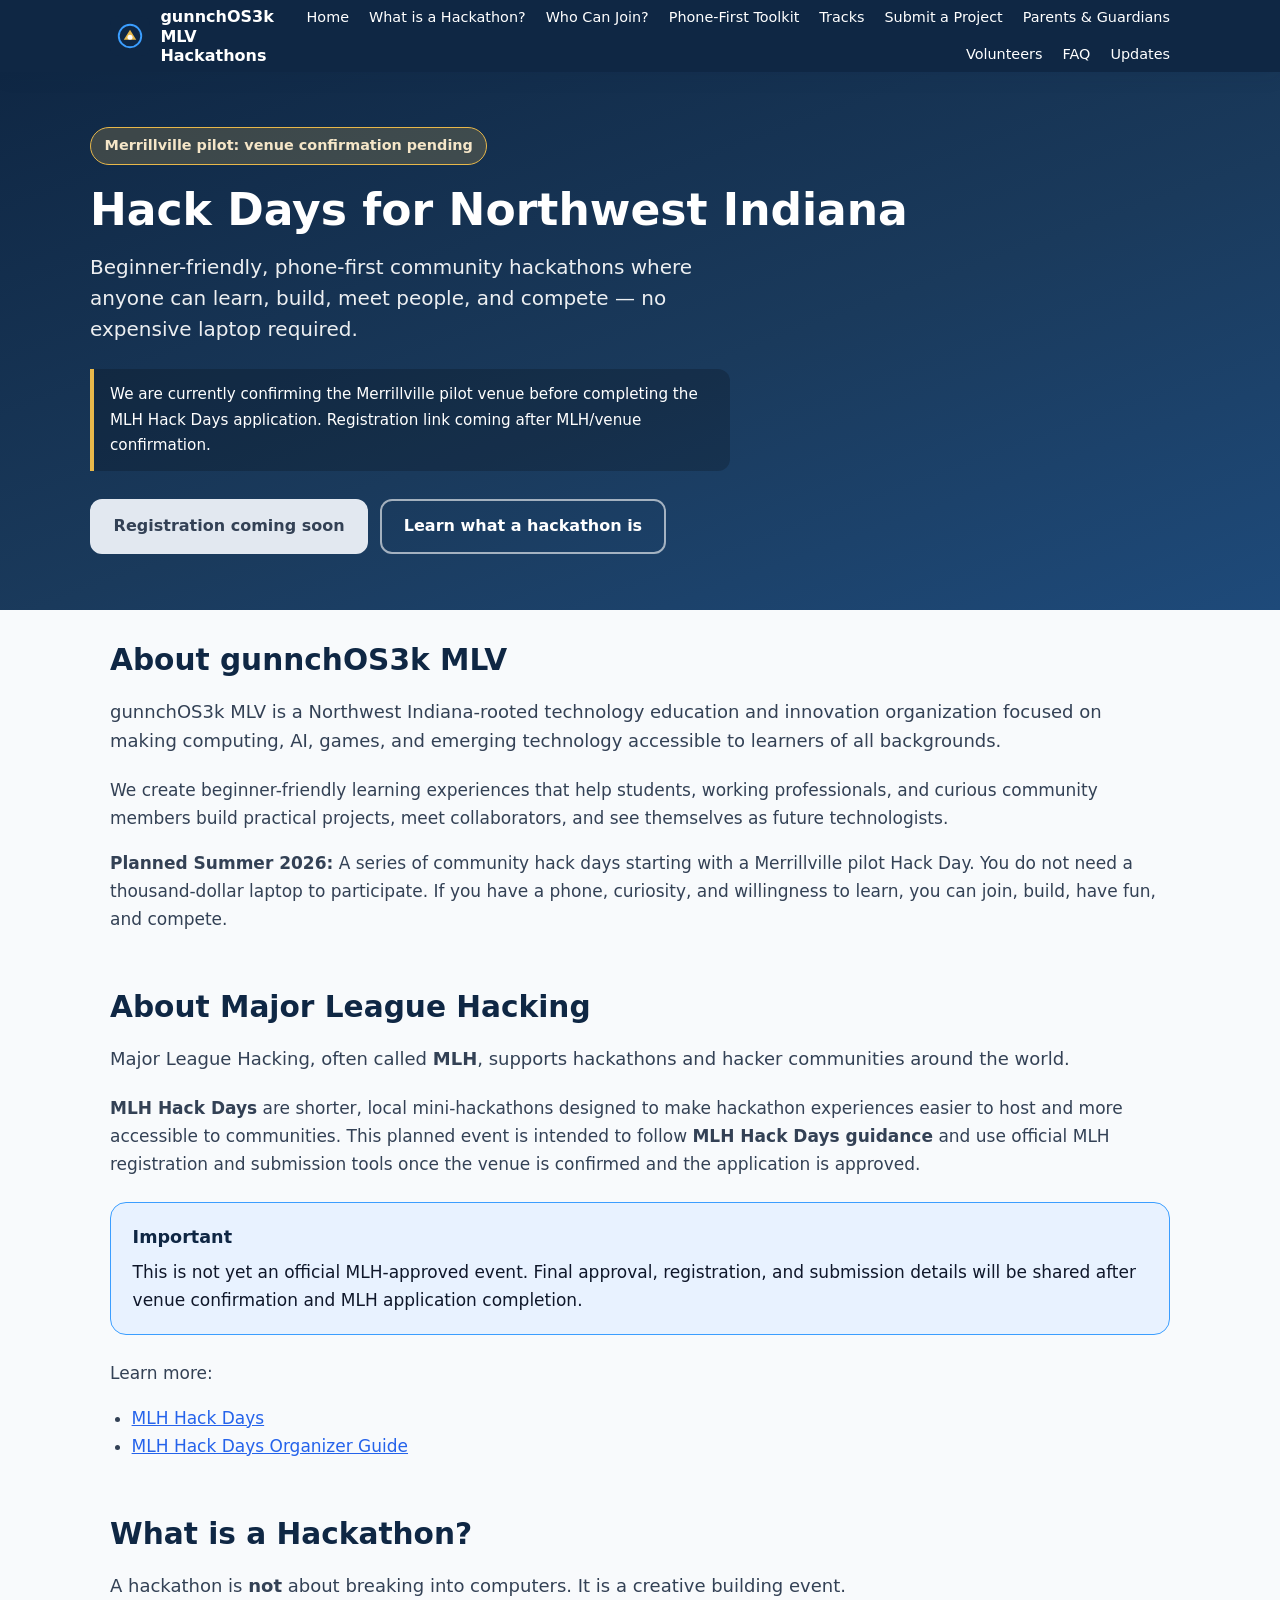
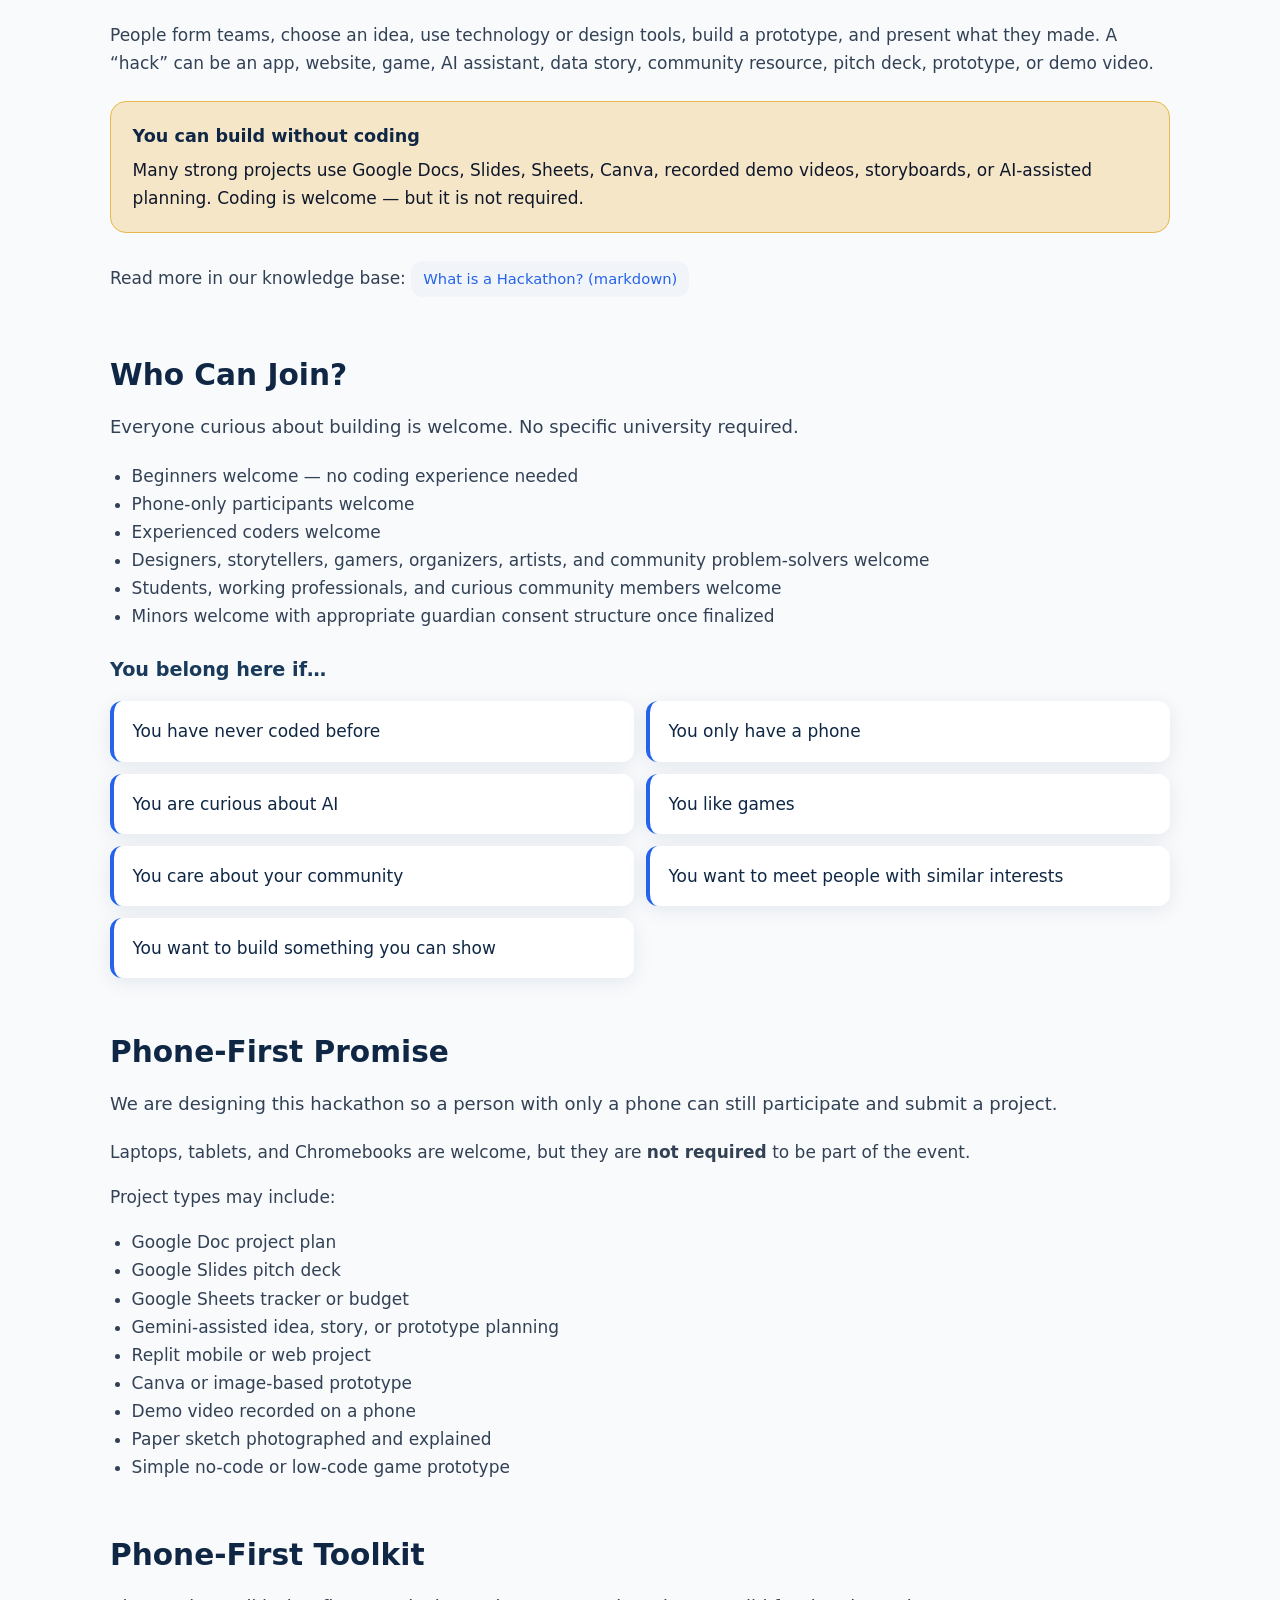
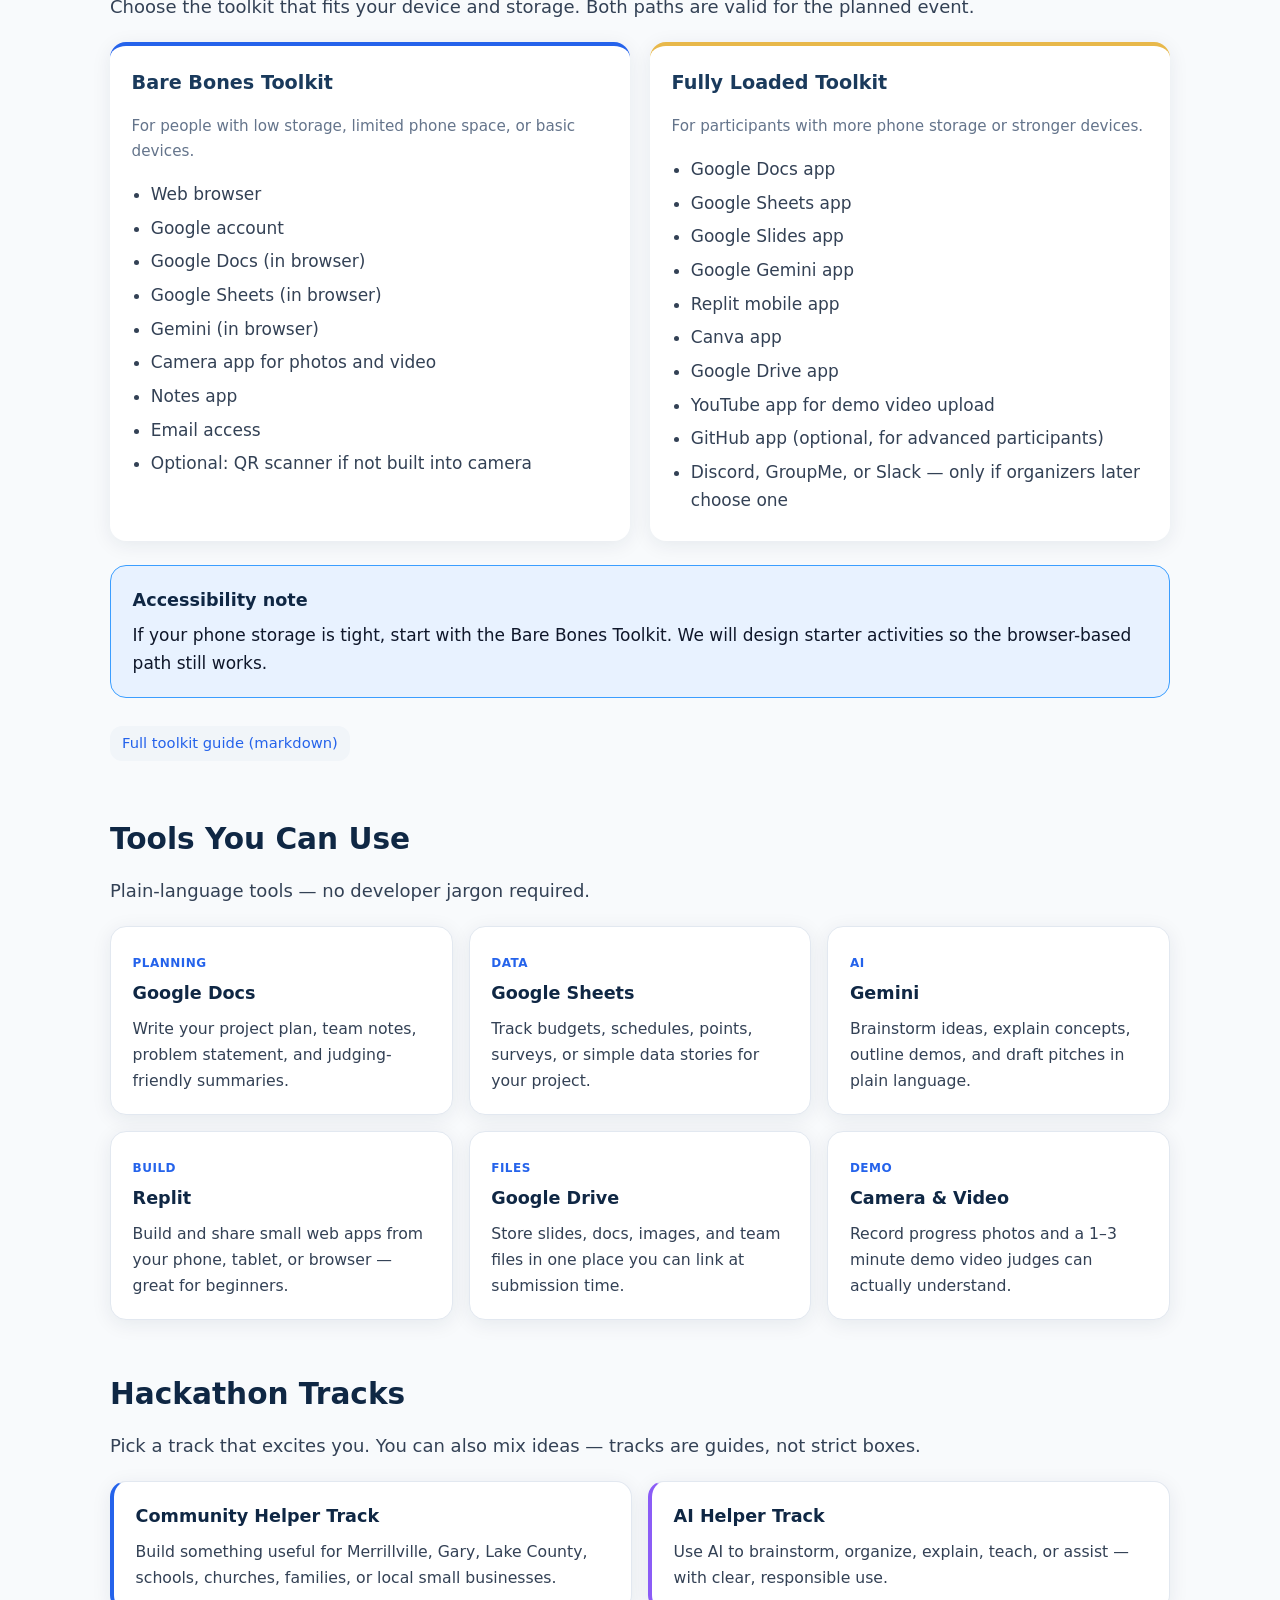
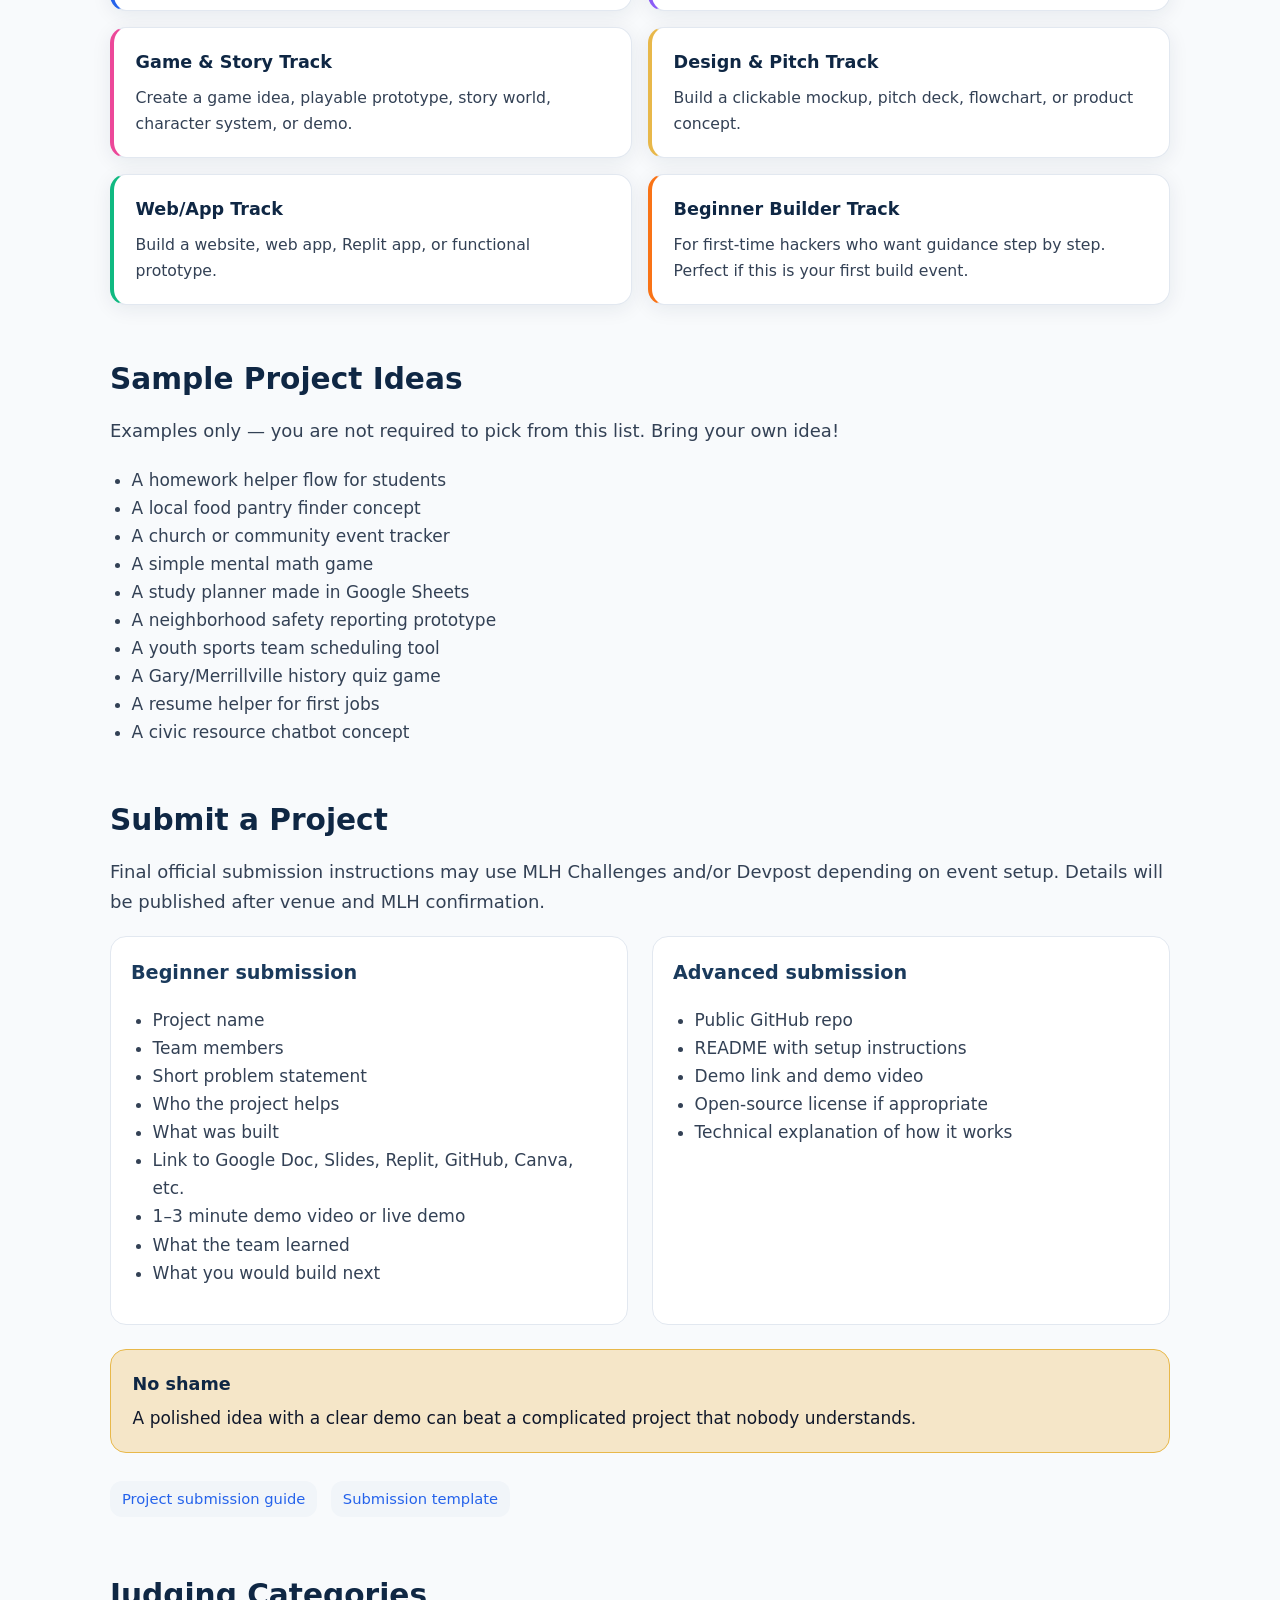
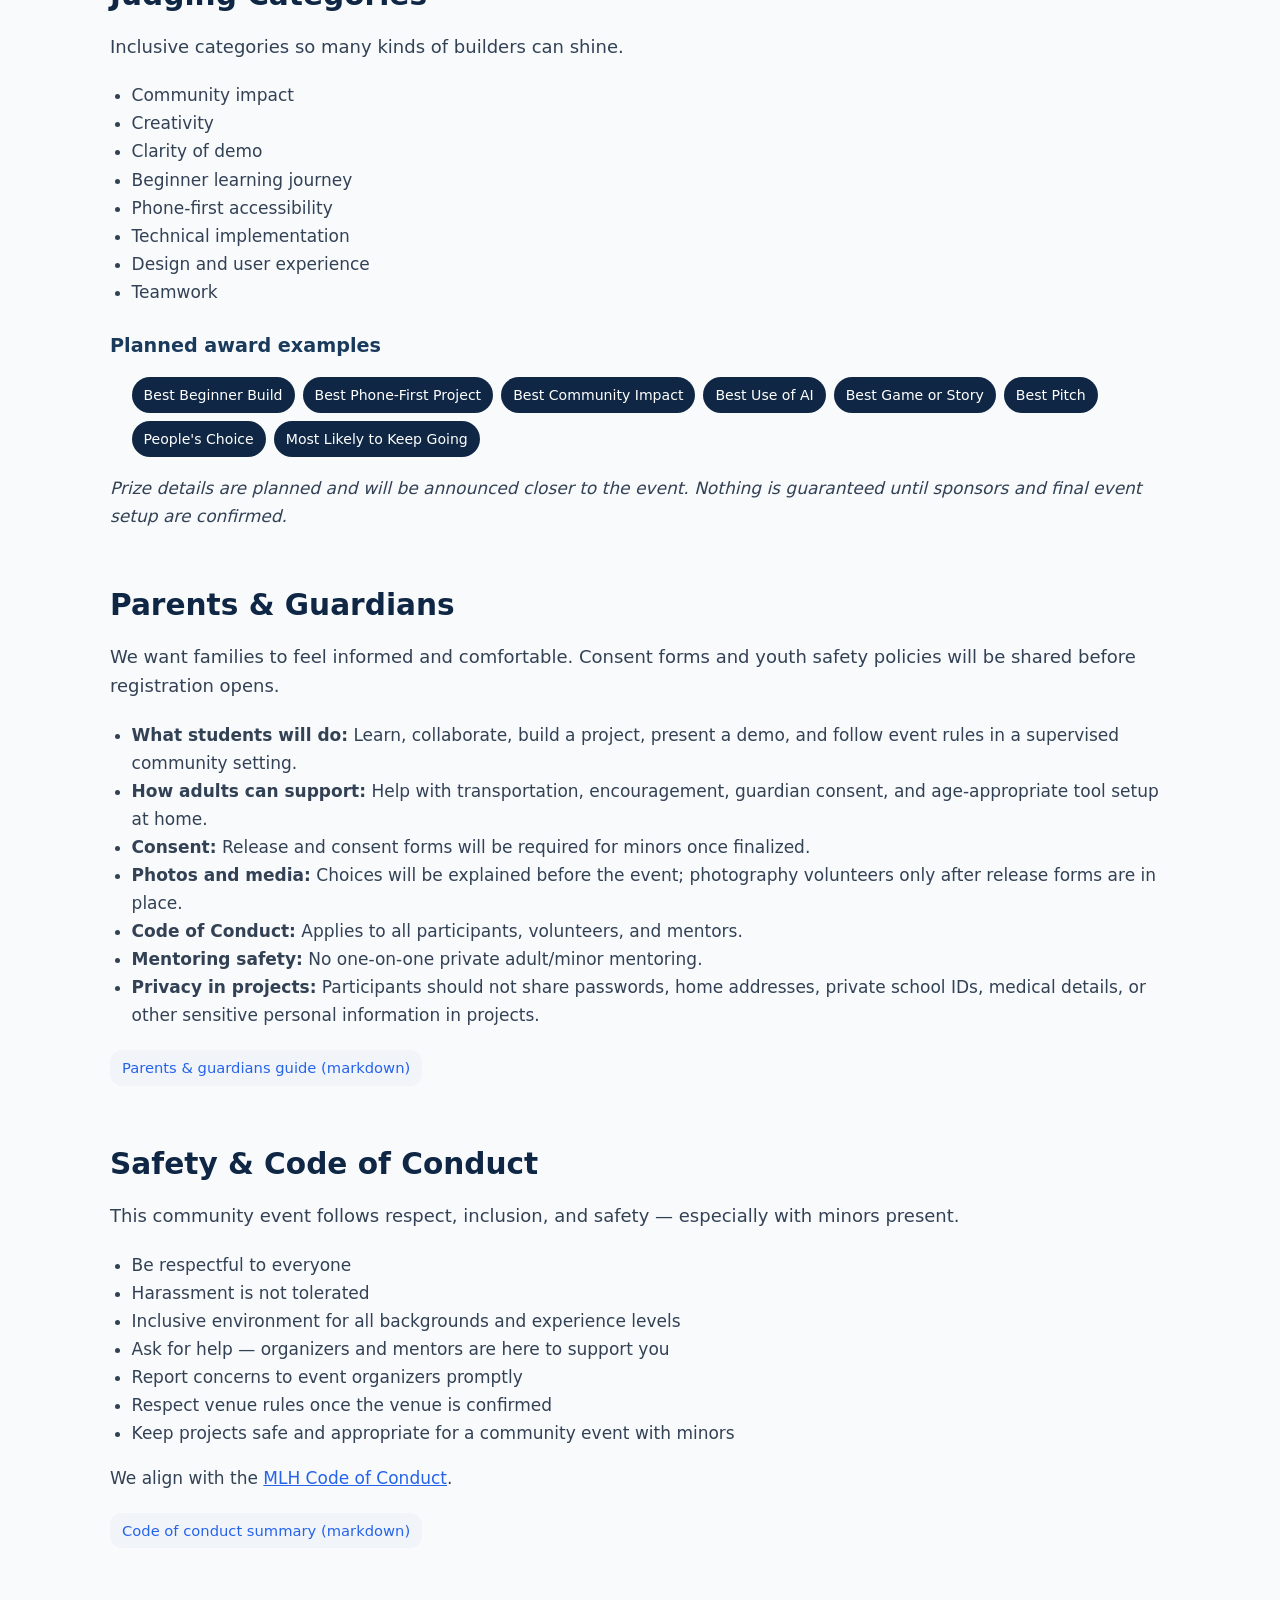
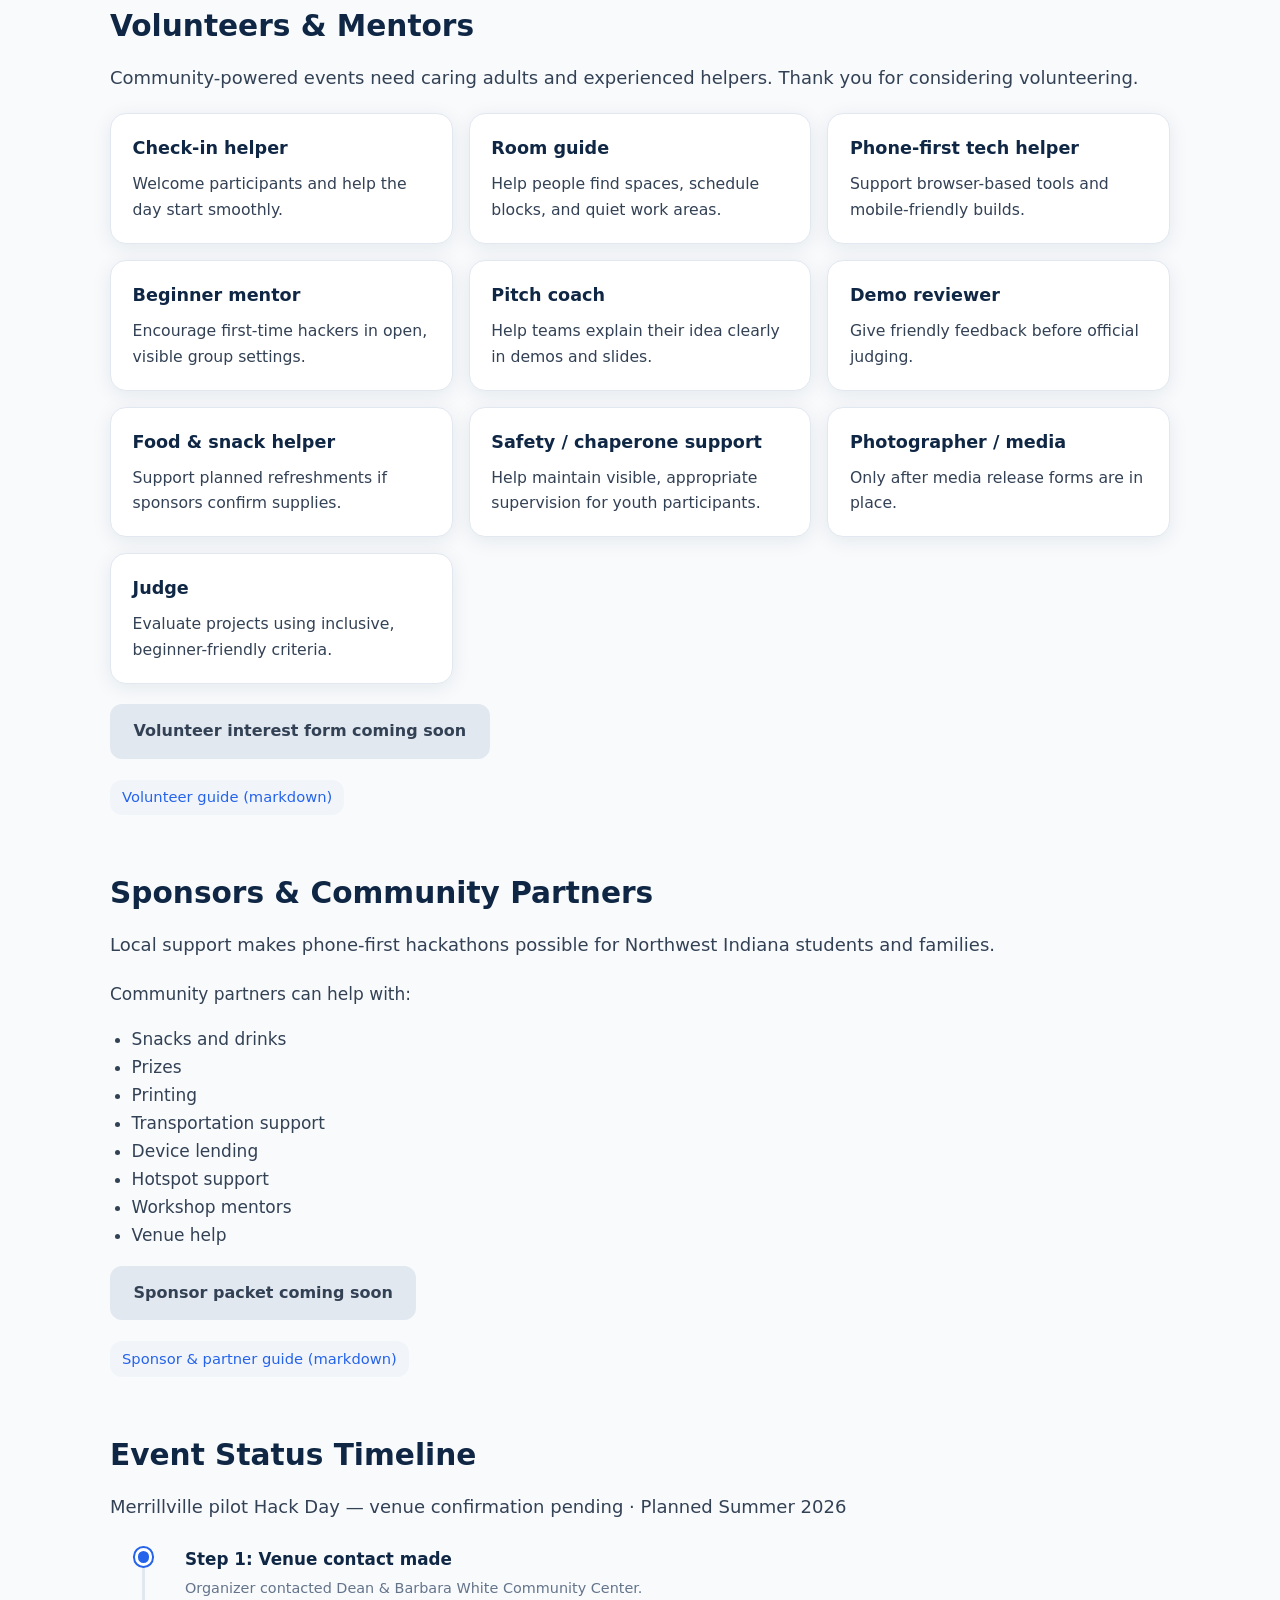
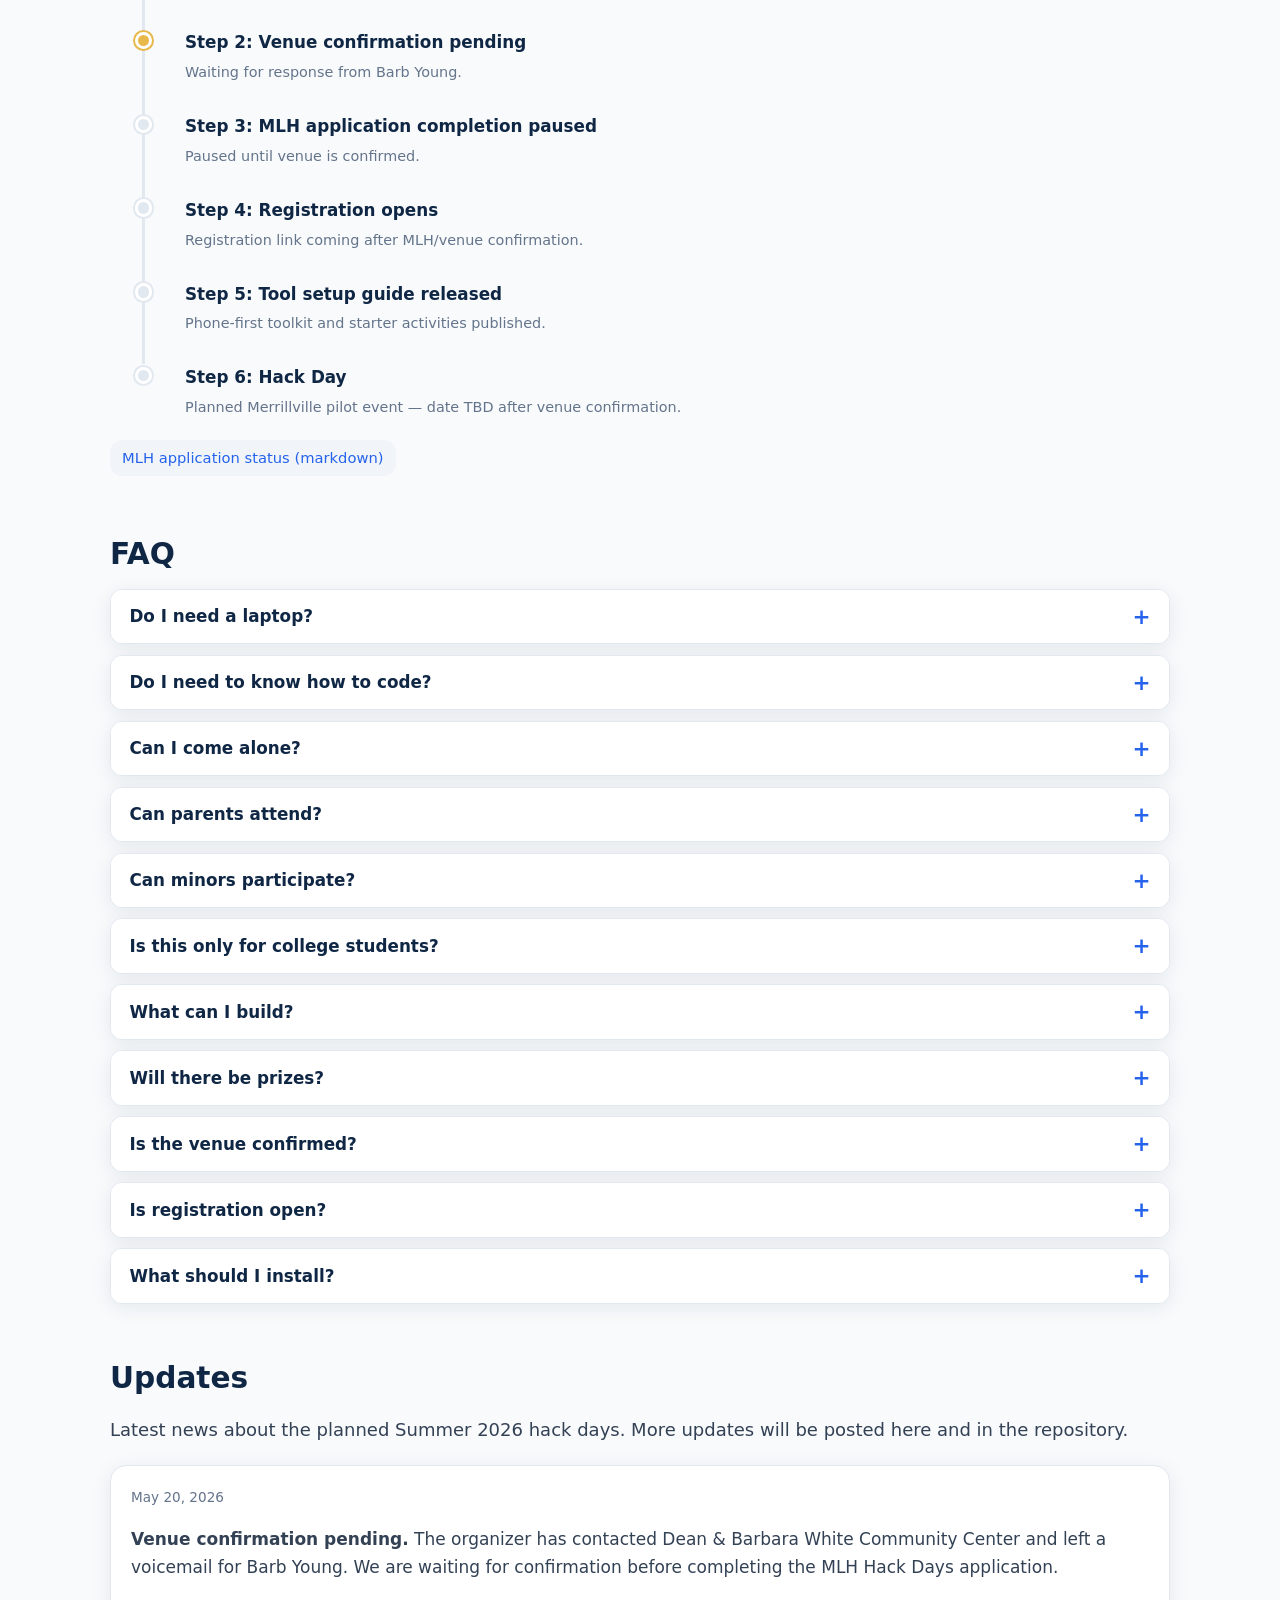
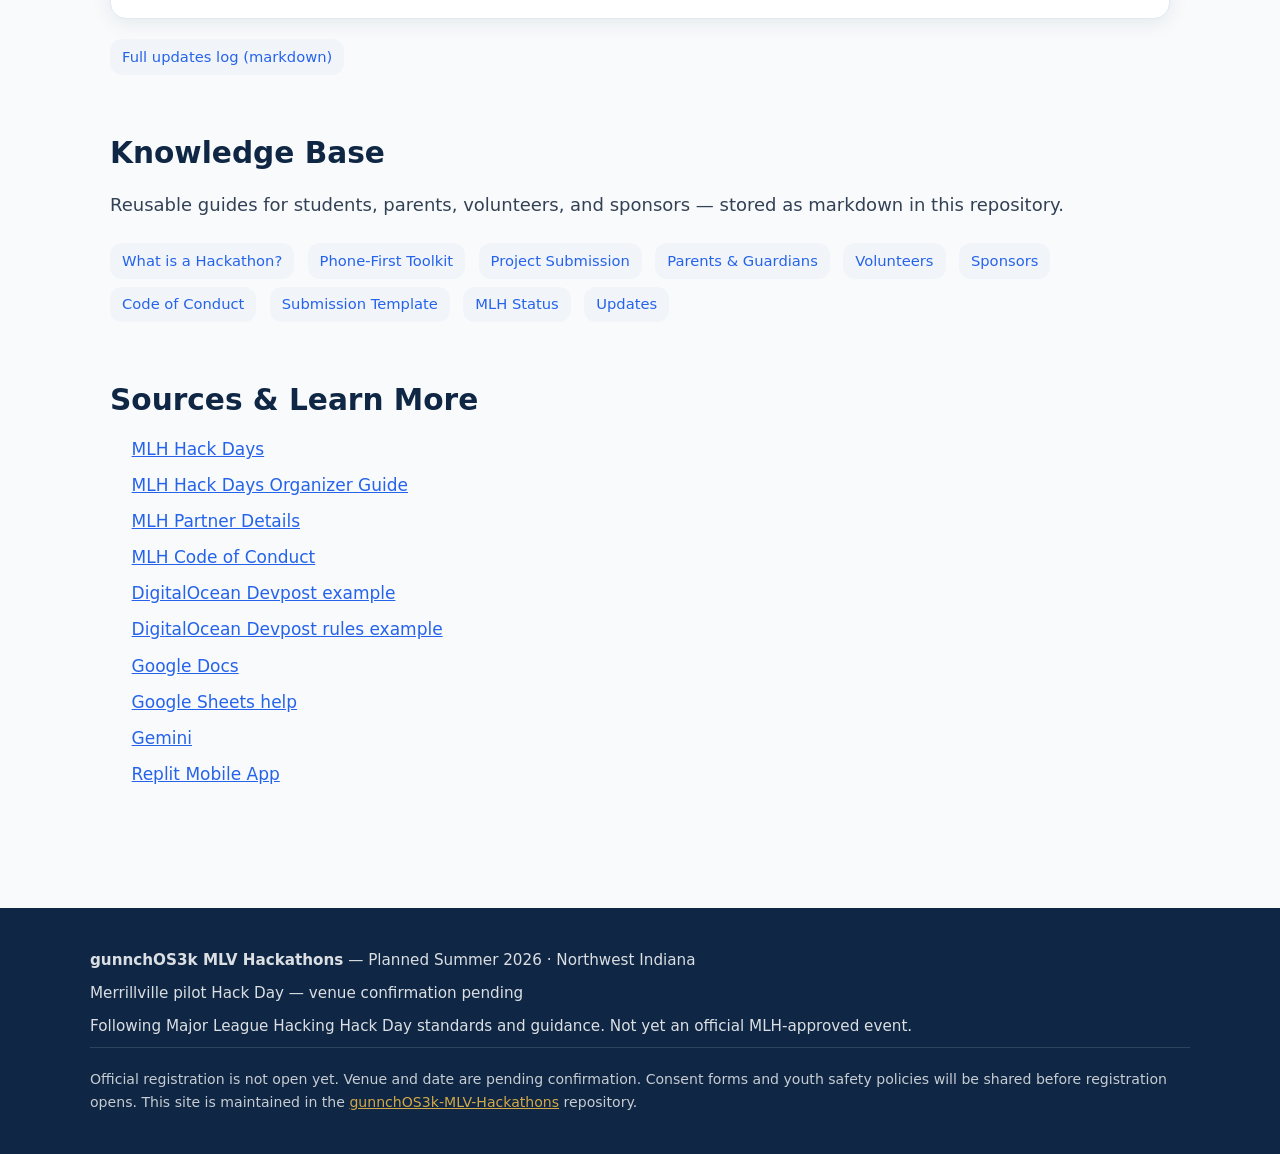
<file: docs/index.html>
<!DOCTYPE html>
<html lang="en">
<head>
  <meta charset="UTF-8">
  <meta name="viewport" content="width=device-width, initial-scale=1.0">
  <meta name="description" content="Planned Summer 2026 beginner-friendly, phone-first hackathons for Northwest Indiana. Merrillville pilot Hack Day — venue confirmation pending.">
  <title>gunnchOS3k MLV Hackathons — Hack Days for Northwest Indiana</title>
  <link rel="stylesheet" href="styles.css">
  <link rel="icon" href="assets/logo.svg" type="image/svg+xml">
</head>
<body>
  <a class="skip-link" href="#main">Skip to main content</a>

  <header class="site-header">
    <div class="header-inner">
      <a class="brand" href="#home">
        <img src="assets/logo.svg" width="40" height="40" alt="">
        <span>gunnchOS3k MLV Hackathons</span>
      </a>
      <button type="button" class="menu-toggle" id="menu-toggle" aria-expanded="false" aria-controls="site-nav" aria-label="Open navigation menu">
        <span></span>
        <span></span>
        <span></span>
      </button>
      <nav class="site-nav" id="site-nav" aria-label="Main navigation">
        <ul>
          <li><a href="#home">Home</a></li>
          <li><a href="#what-is-hackathon">What is a Hackathon?</a></li>
          <li><a href="#who-can-join">Who Can Join?</a></li>
          <li><a href="#phone-first">Phone-First Toolkit</a></li>
          <li><a href="#tracks">Tracks</a></li>
          <li><a href="#submit">Submit a Project</a></li>
          <li><a href="#parents">Parents &amp; Guardians</a></li>
          <li><a href="#volunteers">Volunteers</a></li>
          <li><a href="#faq">FAQ</a></li>
          <li><a href="#updates">Updates</a></li>
        </ul>
      </nav>
    </div>
  </header>

  <section class="hero" id="home">
    <div class="hero-inner">
      <p class="status-badge" role="status">Merrillville pilot: venue confirmation pending</p>
      <h1>Hack Days for Northwest Indiana</h1>
      <p class="subhead">Beginner-friendly, phone-first community hackathons where anyone can learn, build, meet people, and compete — no expensive laptop required.</p>
      <p class="hero-note">We are currently confirming the Merrillville pilot venue before completing the MLH Hack Days application. Registration link coming after MLH/venue confirmation.</p>
      <div class="hero-actions">
        <span class="btn btn-primary btn-disabled" aria-disabled="true">Registration coming soon</span>
        <a class="btn btn-secondary" href="#what-is-hackathon">Learn what a hackathon is</a>
      </div>
    </div>
  </section>

  <main id="main">
    <section class="section" id="about-mlv">
      <h2>About gunnchOS3k MLV</h2>
      <p class="lead">gunnchOS3k MLV is a Northwest Indiana-rooted technology education and innovation organization focused on making computing, AI, games, and emerging technology accessible to learners of all backgrounds.</p>
      <p>We create beginner-friendly learning experiences that help students, working professionals, and curious community members build practical projects, meet collaborators, and see themselves as future technologists.</p>
      <p><strong>Planned Summer 2026:</strong> A series of community hack days starting with a Merrillville pilot Hack Day. You do not need a thousand-dollar laptop to participate. If you have a phone, curiosity, and willingness to learn, you can join, build, have fun, and compete.</p>
    </section>

    <section class="section" id="about-mlh">
      <h2>About Major League Hacking</h2>
      <p class="lead">Major League Hacking, often called <strong>MLH</strong>, supports hackathons and hacker communities around the world.</p>
      <p><strong>MLH Hack Days</strong> are shorter, local mini-hackathons designed to make hackathon experiences easier to host and more accessible to communities. This planned event is intended to follow <strong>MLH Hack Days guidance</strong> and use official MLH registration and submission tools once the venue is confirmed and the application is approved.</p>
      <div class="callout callout-info">
        <strong>Important</strong>
        This is not yet an official MLH-approved event. Final approval, registration, and submission details will be shared after venue confirmation and MLH application completion.
      </div>
      <p>Learn more:</p>
      <ul>
        <li><a href="https://www.mlh.com/hack-days" target="_blank" rel="noopener noreferrer">MLH Hack Days</a></li>
        <li><a href="https://mlh.gitbook.io/hack-days" target="_blank" rel="noopener noreferrer">MLH Hack Days Organizer Guide</a></li>
      </ul>
    </section>

    <section class="section" id="what-is-hackathon">
      <h2>What is a Hackathon?</h2>
      <p class="lead">A hackathon is <strong>not</strong> about breaking into computers. It is a creative building event.</p>
      <p>People form teams, choose an idea, use technology or design tools, build a prototype, and present what they made. A “hack” can be an app, website, game, AI assistant, data story, community resource, pitch deck, prototype, or demo video.</p>
      <div class="callout">
        <strong>You can build without coding</strong>
        Many strong projects use Google Docs, Slides, Sheets, Canva, recorded demo videos, storyboards, or AI-assisted planning. Coding is welcome — but it is not required.
      </div>
      <p class="kb-links">Read more in our knowledge base: <a href="https://github.com/gunnchOS3k/gunnchOS3k-MLV-Hackathons/blob/main/resources/what-is-a-hackathon.md">What is a Hackathon? (markdown)</a></p>
    </section>

    <section class="section" id="who-can-join">
      <h2>Who Can Join?</h2>
      <p class="lead">Everyone curious about building is welcome. No specific university required.</p>
      <ul>
        <li>Beginners welcome — no coding experience needed</li>
        <li>Phone-only participants welcome</li>
        <li>Experienced coders welcome</li>
        <li>Designers, storytellers, gamers, organizers, artists, and community problem-solvers welcome</li>
        <li>Students, working professionals, and curious community members welcome</li>
        <li>Minors welcome with appropriate guardian consent structure once finalized</li>
      </ul>
      <h3>You belong here if…</h3>
      <div class="belong-grid">
        <div class="belong-item">You have never coded before</div>
        <div class="belong-item">You only have a phone</div>
        <div class="belong-item">You are curious about AI</div>
        <div class="belong-item">You like games</div>
        <div class="belong-item">You care about your community</div>
        <div class="belong-item">You want to meet people with similar interests</div>
        <div class="belong-item">You want to build something you can show</div>
      </div>
    </section>

    <section class="section" id="phone-first-promise">
      <h2>Phone-First Promise</h2>
      <p class="lead">We are designing this hackathon so a person with only a phone can still participate and submit a project.</p>
      <p>Laptops, tablets, and Chromebooks are welcome, but they are <strong>not required</strong> to be part of the event.</p>
      <p>Project types may include:</p>
      <ul>
        <li>Google Doc project plan</li>
        <li>Google Slides pitch deck</li>
        <li>Google Sheets tracker or budget</li>
        <li>Gemini-assisted idea, story, or prototype planning</li>
        <li>Replit mobile or web project</li>
        <li>Canva or image-based prototype</li>
        <li>Demo video recorded on a phone</li>
        <li>Paper sketch photographed and explained</li>
        <li>Simple no-code or low-code game prototype</li>
      </ul>
    </section>

    <section class="section" id="phone-first">
      <h2>Phone-First Toolkit</h2>
      <p class="lead">Choose the toolkit that fits your device and storage. Both paths are valid for the planned event.</p>
      <div class="toolkit-compare">
        <div class="toolkit-col">
          <h3>Bare Bones Toolkit</h3>
          <p class="purpose">For people with low storage, limited phone space, or basic devices.</p>
          <ul>
            <li>Web browser</li>
            <li>Google account</li>
            <li>Google Docs (in browser)</li>
            <li>Google Sheets (in browser)</li>
            <li>Gemini (in browser)</li>
            <li>Camera app for photos and video</li>
            <li>Notes app</li>
            <li>Email access</li>
            <li>Optional: QR scanner if not built into camera</li>
          </ul>
        </div>
        <div class="toolkit-col loaded">
          <h3>Fully Loaded Toolkit</h3>
          <p class="purpose">For participants with more phone storage or stronger devices.</p>
          <ul>
            <li>Google Docs app</li>
            <li>Google Sheets app</li>
            <li>Google Slides app</li>
            <li>Google Gemini app</li>
            <li>Replit mobile app</li>
            <li>Canva app</li>
            <li>Google Drive app</li>
            <li>YouTube app for demo video upload</li>
            <li>GitHub app (optional, for advanced participants)</li>
            <li>Discord, GroupMe, or Slack — only if organizers later choose one</li>
          </ul>
        </div>
      </div>
      <div class="callout callout-info">
        <strong>Accessibility note</strong>
        If your phone storage is tight, start with the Bare Bones Toolkit. We will design starter activities so the browser-based path still works.
      </div>
      <p class="kb-links"><a href="https://github.com/gunnchOS3k/gunnchOS3k-MLV-Hackathons/blob/main/resources/phone-first-toolkit.md">Full toolkit guide (markdown)</a></p>
    </section>

    <section class="section" id="tools">
      <h2>Tools You Can Use</h2>
      <p class="lead">Plain-language tools — no developer jargon required.</p>
      <div class="card-grid cols-3">
        <article class="card">
          <span class="tag">Planning</span>
          <h3>Google Docs</h3>
          <p>Write your project plan, team notes, problem statement, and judging-friendly summaries.</p>
        </article>
        <article class="card">
          <span class="tag">Data</span>
          <h3>Google Sheets</h3>
          <p>Track budgets, schedules, points, surveys, or simple data stories for your project.</p>
        </article>
        <article class="card">
          <span class="tag">AI</span>
          <h3>Gemini</h3>
          <p>Brainstorm ideas, explain concepts, outline demos, and draft pitches in plain language.</p>
        </article>
        <article class="card">
          <span class="tag">Build</span>
          <h3>Replit</h3>
          <p>Build and share small web apps from your phone, tablet, or browser — great for beginners.</p>
        </article>
        <article class="card">
          <span class="tag">Files</span>
          <h3>Google Drive</h3>
          <p>Store slides, docs, images, and team files in one place you can link at submission time.</p>
        </article>
        <article class="card">
          <span class="tag">Demo</span>
          <h3>Camera &amp; Video</h3>
          <p>Record progress photos and a 1–3 minute demo video judges can actually understand.</p>
        </article>
      </div>
    </section>

    <section class="section" id="tracks">
      <h2>Hackathon Tracks</h2>
      <p class="lead">Pick a track that excites you. You can also mix ideas — tracks are guides, not strict boxes.</p>
      <div class="card-grid">
        <article class="card track-card">
          <h3>Community Helper Track</h3>
          <p>Build something useful for Merrillville, Gary, Lake County, schools, churches, families, or local small businesses.</p>
        </article>
        <article class="card track-card">
          <h3>AI Helper Track</h3>
          <p>Use AI to brainstorm, organize, explain, teach, or assist — with clear, responsible use.</p>
        </article>
        <article class="card track-card">
          <h3>Game &amp; Story Track</h3>
          <p>Create a game idea, playable prototype, story world, character system, or demo.</p>
        </article>
        <article class="card track-card">
          <h3>Design &amp; Pitch Track</h3>
          <p>Build a clickable mockup, pitch deck, flowchart, or product concept.</p>
        </article>
        <article class="card track-card">
          <h3>Web/App Track</h3>
          <p>Build a website, web app, Replit app, or functional prototype.</p>
        </article>
        <article class="card track-card">
          <h3>Beginner Builder Track</h3>
          <p>For first-time hackers who want guidance step by step. Perfect if this is your first build event.</p>
        </article>
      </div>
    </section>

    <section class="section" id="sample-projects">
      <h2>Sample Project Ideas</h2>
      <p class="lead">Examples only — you are not required to pick from this list. Bring your own idea!</p>
      <ul>
        <li>A homework helper flow for students</li>
        <li>A local food pantry finder concept</li>
        <li>A church or community event tracker</li>
        <li>A simple mental math game</li>
        <li>A study planner made in Google Sheets</li>
        <li>A neighborhood safety reporting prototype</li>
        <li>A youth sports team scheduling tool</li>
        <li>A Gary/Merrillville history quiz game</li>
        <li>A resume helper for first jobs</li>
        <li>A civic resource chatbot concept</li>
      </ul>
    </section>

    <section class="section" id="submit">
      <h2>Submit a Project</h2>
      <p class="lead">Final official submission instructions may use MLH Challenges and/or Devpost depending on event setup. Details will be published after venue and MLH confirmation.</p>
      <div class="two-col">
        <div class="submission-tier">
          <h3>Beginner submission</h3>
          <ul>
            <li>Project name</li>
            <li>Team members</li>
            <li>Short problem statement</li>
            <li>Who the project helps</li>
            <li>What was built</li>
            <li>Link to Google Doc, Slides, Replit, GitHub, Canva, etc.</li>
            <li>1–3 minute demo video or live demo</li>
            <li>What the team learned</li>
            <li>What you would build next</li>
          </ul>
        </div>
        <div class="submission-tier">
          <h3>Advanced submission</h3>
          <ul>
            <li>Public GitHub repo</li>
            <li>README with setup instructions</li>
            <li>Demo link and demo video</li>
            <li>Open-source license if appropriate</li>
            <li>Technical explanation of how it works</li>
          </ul>
        </div>
      </div>
      <div class="callout">
        <strong>No shame</strong>
        A polished idea with a clear demo can beat a complicated project that nobody understands.
      </div>
      <p class="kb-links">
        <a href="https://github.com/gunnchOS3k/gunnchOS3k-MLV-Hackathons/blob/main/resources/project-submission-guide.md">Project submission guide</a>
        <a href="https://github.com/gunnchOS3k/gunnchOS3k-MLV-Hackathons/blob/main/resources/devpost-style-submission-template.md">Submission template</a>
      </p>
    </section>

    <section class="section" id="judging">
      <h2>Judging Categories</h2>
      <p class="lead">Inclusive categories so many kinds of builders can shine.</p>
      <ul>
        <li>Community impact</li>
        <li>Creativity</li>
        <li>Clarity of demo</li>
        <li>Beginner learning journey</li>
        <li>Phone-first accessibility</li>
        <li>Technical implementation</li>
        <li>Design and user experience</li>
        <li>Teamwork</li>
      </ul>
      <h3>Planned award examples</h3>
      <ul class="award-list">
        <li>Best Beginner Build</li>
        <li>Best Phone-First Project</li>
        <li>Best Community Impact</li>
        <li>Best Use of AI</li>
        <li>Best Game or Story</li>
        <li>Best Pitch</li>
        <li>People's Choice</li>
        <li>Most Likely to Keep Going</li>
      </ul>
      <p><em>Prize details are planned and will be announced closer to the event. Nothing is guaranteed until sponsors and final event setup are confirmed.</em></p>
    </section>

    <section class="section" id="parents">
      <h2>Parents &amp; Guardians</h2>
      <p class="lead">We want families to feel informed and comfortable. Consent forms and youth safety policies will be shared before registration opens.</p>
      <ul>
        <li><strong>What students will do:</strong> Learn, collaborate, build a project, present a demo, and follow event rules in a supervised community setting.</li>
        <li><strong>How adults can support:</strong> Help with transportation, encouragement, guardian consent, and age-appropriate tool setup at home.</li>
        <li><strong>Consent:</strong> Release and consent forms will be required for minors once finalized.</li>
        <li><strong>Photos and media:</strong> Choices will be explained before the event; photography volunteers only after release forms are in place.</li>
        <li><strong>Code of Conduct:</strong> Applies to all participants, volunteers, and mentors.</li>
        <li><strong>Mentoring safety:</strong> No one-on-one private adult/minor mentoring.</li>
        <li><strong>Privacy in projects:</strong> Participants should not share passwords, home addresses, private school IDs, medical details, or other sensitive personal information in projects.</li>
      </ul>
      <p class="kb-links"><a href="https://github.com/gunnchOS3k/gunnchOS3k-MLV-Hackathons/blob/main/resources/parents-and-guardians.md">Parents &amp; guardians guide (markdown)</a></p>
    </section>

    <section class="section" id="safety">
      <h2>Safety &amp; Code of Conduct</h2>
      <p class="lead">This community event follows respect, inclusion, and safety — especially with minors present.</p>
      <ul>
        <li>Be respectful to everyone</li>
        <li>Harassment is not tolerated</li>
        <li>Inclusive environment for all backgrounds and experience levels</li>
        <li>Ask for help — organizers and mentors are here to support you</li>
        <li>Report concerns to event organizers promptly</li>
        <li>Respect venue rules once the venue is confirmed</li>
        <li>Keep projects safe and appropriate for a community event with minors</li>
      </ul>
      <p>We align with the <a href="https://github.com/MLH/mlh-policies/blob/main/code-of-conduct.md" target="_blank" rel="noopener noreferrer">MLH Code of Conduct</a>.</p>
      <p class="kb-links"><a href="https://github.com/gunnchOS3k/gunnchOS3k-MLV-Hackathons/blob/main/resources/code-of-conduct-summary.md">Code of conduct summary (markdown)</a></p>
    </section>

    <section class="section" id="volunteers">
      <h2>Volunteers &amp; Mentors</h2>
      <p class="lead">Community-powered events need caring adults and experienced helpers. Thank you for considering volunteering.</p>
      <div class="card-grid cols-3">
        <article class="card"><h4>Check-in helper</h4><p>Welcome participants and help the day start smoothly.</p></article>
        <article class="card"><h4>Room guide</h4><p>Help people find spaces, schedule blocks, and quiet work areas.</p></article>
        <article class="card"><h4>Phone-first tech helper</h4><p>Support browser-based tools and mobile-friendly builds.</p></article>
        <article class="card"><h4>Beginner mentor</h4><p>Encourage first-time hackers in open, visible group settings.</p></article>
        <article class="card"><h4>Pitch coach</h4><p>Help teams explain their idea clearly in demos and slides.</p></article>
        <article class="card"><h4>Demo reviewer</h4><p>Give friendly feedback before official judging.</p></article>
        <article class="card"><h4>Food &amp; snack helper</h4><p>Support planned refreshments if sponsors confirm supplies.</p></article>
        <article class="card"><h4>Safety / chaperone support</h4><p>Help maintain visible, appropriate supervision for youth participants.</p></article>
        <article class="card"><h4>Photographer / media</h4><p>Only after media release forms are in place.</p></article>
        <article class="card"><h4>Judge</h4><p>Evaluate projects using inclusive, beginner-friendly criteria.</p></article>
      </div>
      <p style="margin-top: 1.25rem;"><span class="btn btn-outline btn-disabled" aria-disabled="true">Volunteer interest form coming soon</span></p>
      <p class="kb-links"><a href="https://github.com/gunnchOS3k/gunnchOS3k-MLV-Hackathons/blob/main/resources/volunteer-guide.md">Volunteer guide (markdown)</a></p>
    </section>

    <section class="section" id="sponsors">
      <h2>Sponsors &amp; Community Partners</h2>
      <p class="lead">Local support makes phone-first hackathons possible for Northwest Indiana students and families.</p>
      <p>Community partners can help with:</p>
      <ul>
        <li>Snacks and drinks</li>
        <li>Prizes</li>
        <li>Printing</li>
        <li>Transportation support</li>
        <li>Device lending</li>
        <li>Hotspot support</li>
        <li>Workshop mentors</li>
        <li>Venue help</li>
      </ul>
      <p><span class="btn btn-outline btn-disabled" aria-disabled="true">Sponsor packet coming soon</span></p>
      <p class="kb-links"><a href="https://github.com/gunnchOS3k/gunnchOS3k-MLV-Hackathons/blob/main/resources/sponsor-partner-guide.md">Sponsor &amp; partner guide (markdown)</a></p>
    </section>

    <section class="section" id="timeline">
      <h2>Event Status Timeline</h2>
      <p class="lead">Merrillville pilot Hack Day — venue confirmation pending · Planned Summer 2026</p>
      <ol class="timeline">
        <li class="done">
          <strong>Step 1: Venue contact made</strong>
          <span class="step-status">Organizer contacted Dean &amp; Barbara White Community Center.</span>
        </li>
        <li class="current">
          <strong>Step 2: Venue confirmation pending</strong>
          <span class="step-status">Waiting for response from Barb Young.</span>
        </li>
        <li class="pending">
          <strong>Step 3: MLH application completion paused</strong>
          <span class="step-status">Paused until venue is confirmed.</span>
        </li>
        <li class="pending">
          <strong>Step 4: Registration opens</strong>
          <span class="step-status">Registration link coming after MLH/venue confirmation.</span>
        </li>
        <li class="pending">
          <strong>Step 5: Tool setup guide released</strong>
          <span class="step-status">Phone-first toolkit and starter activities published.</span>
        </li>
        <li class="pending">
          <strong>Step 6: Hack Day</strong>
          <span class="step-status">Planned Merrillville pilot event — date TBD after venue confirmation.</span>
        </li>
      </ol>
      <p class="kb-links"><a href="https://github.com/gunnchOS3k/gunnchOS3k-MLV-Hackathons/blob/main/resources/mlh-application-status.md">MLH application status (markdown)</a></p>
    </section>

    <section class="section" id="faq">
      <h2>FAQ</h2>
      <div class="faq-list">
        <div class="faq-item">
          <button type="button" class="faq-question" aria-expanded="false" aria-controls="faq-1" id="faq-q-1">Do I need a laptop?</button>
          <div class="faq-answer" id="faq-1" role="region" aria-labelledby="faq-q-1" hidden>
            <p><strong>No.</strong> Laptops are welcome but not required. We are designing this event so you can participate with a phone.</p>
          </div>
        </div>
        <div class="faq-item">
          <button type="button" class="faq-question" aria-expanded="false" aria-controls="faq-2" id="faq-q-2">Do I need to know how to code?</button>
          <div class="faq-answer" id="faq-2" role="region" aria-labelledby="faq-q-2" hidden>
            <p><strong>No.</strong> Beginners are welcome. You can use docs, slides, sheets, design tools, videos, and AI-assisted planning.</p>
          </div>
        </div>
        <div class="faq-item">
          <button type="button" class="faq-question" aria-expanded="false" aria-controls="faq-3" id="faq-q-3">Can I come alone?</button>
          <div class="faq-answer" id="faq-3" role="region" aria-labelledby="faq-q-3" hidden>
            <p><strong>Yes.</strong> We will help with team formation at the event.</p>
          </div>
        </div>
        <div class="faq-item">
          <button type="button" class="faq-question" aria-expanded="false" aria-controls="faq-4" id="faq-q-4">Can parents attend?</button>
          <div class="faq-answer" id="faq-4" role="region" aria-labelledby="faq-q-4" hidden>
            <p>Details are coming with the youth safety plan. Guardian policies will be shared before registration opens.</p>
          </div>
        </div>
        <div class="faq-item">
          <button type="button" class="faq-question" aria-expanded="false" aria-controls="faq-5" id="faq-q-5">Can minors participate?</button>
          <div class="faq-answer" id="faq-5" role="region" aria-labelledby="faq-q-5" hidden>
            <p><strong>Planned,</strong> with guardian consent and event safety rules. Consent forms will be required once finalized.</p>
          </div>
        </div>
        <div class="faq-item">
          <button type="button" class="faq-question" aria-expanded="false" aria-controls="faq-6" id="faq-q-6">Is this only for college students?</button>
          <div class="faq-answer" id="faq-6" role="region" aria-labelledby="faq-q-6" hidden>
            <p><strong>No.</strong> High schoolers, younger learners with guardian support, college students, working professionals, and community members are all welcome.</p>
          </div>
        </div>
        <div class="faq-item">
          <button type="button" class="faq-question" aria-expanded="false" aria-controls="faq-7" id="faq-q-7">What can I build?</button>
          <div class="faq-answer" id="faq-7" role="region" aria-labelledby="faq-q-7" hidden>
            <p>An app, game, pitch, AI helper, website, data story, prototype, video demo, or community tool — plus many non-code options.</p>
          </div>
        </div>
        <div class="faq-item">
          <button type="button" class="faq-question" aria-expanded="false" aria-controls="faq-8" id="faq-q-8">Will there be prizes?</button>
          <div class="faq-answer" id="faq-8" role="region" aria-labelledby="faq-q-8" hidden>
            <p>Prizes are <strong>planned</strong>. Categories and sponsor-supported awards will be announced closer to the event.</p>
          </div>
        </div>
        <div class="faq-item">
          <button type="button" class="faq-question" aria-expanded="false" aria-controls="faq-9" id="faq-q-9">Is the venue confirmed?</button>
          <div class="faq-answer" id="faq-9" role="region" aria-labelledby="faq-q-9" hidden>
            <p><strong>Not yet.</strong> Merrillville pilot venue confirmation is pending. The organizer has contacted Dean &amp; Barbara White Community Center and is waiting for confirmation.</p>
          </div>
        </div>
        <div class="faq-item">
          <button type="button" class="faq-question" aria-expanded="false" aria-controls="faq-10" id="faq-q-10">Is registration open?</button>
          <div class="faq-answer" id="faq-10" role="region" aria-labelledby="faq-q-10" hidden>
            <p><strong>Not yet.</strong> Registration coming soon after MLH and venue confirmation.</p>
          </div>
        </div>
        <div class="faq-item">
          <button type="button" class="faq-question" aria-expanded="false" aria-controls="faq-11" id="faq-q-11">What should I install?</button>
          <div class="faq-answer" id="faq-11" role="region" aria-labelledby="faq-q-11" hidden>
            <p>Start with the <strong>Bare Bones Toolkit</strong>: browser, Google account, Docs/Sheets in browser, Gemini in browser, camera, notes, and email.</p>
          </div>
        </div>
      </div>
    </section>

    <section class="section" id="updates">
      <h2>Updates</h2>
      <p class="lead">Latest news about the planned Summer 2026 hack days. More updates will be posted here and in the repository.</p>
      <article class="update-card">
        <time datetime="2026-05-20">May 20, 2026</time>
        <p><strong>Venue confirmation pending.</strong> The organizer has contacted Dean &amp; Barbara White Community Center and left a voicemail for Barb Young. We are waiting for confirmation before completing the MLH Hack Days application.</p>
      </article>
      <p class="kb-links"><a href="https://github.com/gunnchOS3k/gunnchOS3k-MLV-Hackathons/blob/main/resources/updates.md">Full updates log (markdown)</a></p>
    </section>

    <section class="section" id="knowledge-base">
      <h2>Knowledge Base</h2>
      <p class="lead">Reusable guides for students, parents, volunteers, and sponsors — stored as markdown in this repository.</p>
      <div class="kb-links">
        <a href="https://github.com/gunnchOS3k/gunnchOS3k-MLV-Hackathons/blob/main/resources/what-is-a-hackathon.md">What is a Hackathon?</a>
        <a href="https://github.com/gunnchOS3k/gunnchOS3k-MLV-Hackathons/blob/main/resources/phone-first-toolkit.md">Phone-First Toolkit</a>
        <a href="https://github.com/gunnchOS3k/gunnchOS3k-MLV-Hackathons/blob/main/resources/project-submission-guide.md">Project Submission</a>
        <a href="https://github.com/gunnchOS3k/gunnchOS3k-MLV-Hackathons/blob/main/resources/parents-and-guardians.md">Parents &amp; Guardians</a>
        <a href="https://github.com/gunnchOS3k/gunnchOS3k-MLV-Hackathons/blob/main/resources/volunteer-guide.md">Volunteers</a>
        <a href="https://github.com/gunnchOS3k/gunnchOS3k-MLV-Hackathons/blob/main/resources/sponsor-partner-guide.md">Sponsors</a>
        <a href="https://github.com/gunnchOS3k/gunnchOS3k-MLV-Hackathons/blob/main/resources/code-of-conduct-summary.md">Code of Conduct</a>
        <a href="https://github.com/gunnchOS3k/gunnchOS3k-MLV-Hackathons/blob/main/resources/devpost-style-submission-template.md">Submission Template</a>
        <a href="https://github.com/gunnchOS3k/gunnchOS3k-MLV-Hackathons/blob/main/resources/mlh-application-status.md">MLH Status</a>
        <a href="https://github.com/gunnchOS3k/gunnchOS3k-MLV-Hackathons/blob/main/resources/updates.md">Updates</a>
      </div>
    </section>

    <section class="section" id="sources">
      <h2>Sources &amp; Learn More</h2>
      <ul class="sources-list">
        <li><a href="https://www.mlh.com/hack-days" target="_blank" rel="noopener noreferrer">MLH Hack Days</a></li>
        <li><a href="https://mlh.gitbook.io/hack-days" target="_blank" rel="noopener noreferrer">MLH Hack Days Organizer Guide</a></li>
        <li><a href="https://mlh.gitbook.io/hack-days/partner-details/partner-details" target="_blank" rel="noopener noreferrer">MLH Partner Details</a></li>
        <li><a href="https://github.com/MLH/mlh-policies/blob/main/code-of-conduct.md" target="_blank" rel="noopener noreferrer">MLH Code of Conduct</a></li>
        <li><a href="https://digitalocean.devpost.com/" target="_blank" rel="noopener noreferrer">DigitalOcean Devpost example</a></li>
        <li><a href="https://digitalocean.devpost.com/rules" target="_blank" rel="noopener noreferrer">DigitalOcean Devpost rules example</a></li>
        <li><a href="https://workspace.google.com/products/docs/" target="_blank" rel="noopener noreferrer">Google Docs</a></li>
        <li><a href="https://support.google.com/docs/answer/6000292" target="_blank" rel="noopener noreferrer">Google Sheets help</a></li>
        <li><a href="https://gemini.google.com/" target="_blank" rel="noopener noreferrer">Gemini</a></li>
        <li><a href="https://docs.replit.com/platforms/mobile-app" target="_blank" rel="noopener noreferrer">Replit Mobile App</a></li>
      </ul>
    </section>
  </main>

  <footer class="site-footer">
    <div class="footer-inner">
      <p><strong>gunnchOS3k MLV Hackathons</strong> — Planned Summer 2026 · Northwest Indiana</p>
      <p>Merrillville pilot Hack Day — venue confirmation pending</p>
      <p>Following Major League Hacking Hack Day standards and guidance. Not yet an official MLH-approved event.</p>
      <p class="disclaimer">
        Official registration is not open yet. Venue and date are pending confirmation.
        Consent forms and youth safety policies will be shared before registration opens.
        This site is maintained in the <a href="https://github.com/gunnchOS3k/gunnchOS3k-MLV-Hackathons">gunnchOS3k-MLV-Hackathons</a> repository.
      </p>
    </div>
  </footer>

  <script src="script.js"></script>
</body>
</html>
</file>
<file: docs/styles.css>
/* gunnchOS3k MLV Hackathons — mobile-first community site */

:root {
  --navy: #0f2744;
  --navy-light: #1a3a5c;
  --blue: #2563eb;
  --blue-bright: #3b9eff;
  --gold: #e8b84a;
  --gold-soft: #f5e6c8;
  --white: #ffffff;
  --gray-50: #f8fafc;
  --gray-100: #f1f5f9;
  --gray-200: #e2e8f0;
  --gray-500: #64748b;
  --gray-700: #334155;
  --gray-900: #0f172a;
  --radius: 12px;
  --radius-lg: 16px;
  --shadow: 0 4px 20px rgba(15, 39, 68, 0.08);
  --shadow-lg: 0 8px 32px rgba(15, 39, 68, 0.12);
  --font: system-ui, -apple-system, BlinkMacSystemFont, "Segoe UI", Roboto, "Helvetica Neue", Arial, sans-serif;
  --max-width: 1100px;
  --header-h: 64px;
}

*,
*::before,
*::after {
  box-sizing: border-box;
}

html {
  scroll-behavior: smooth;
  scroll-padding-top: calc(var(--header-h) + 1rem);
}

body {
  margin: 0;
  font-family: var(--font);
  font-size: 1.0625rem;
  line-height: 1.65;
  color: var(--gray-900);
  background: var(--gray-50);
}

img {
  max-width: 100%;
  height: auto;
}

a {
  color: var(--blue);
}

a:hover {
  color: var(--navy);
}

a:focus-visible,
button:focus-visible {
  outline: 3px solid var(--gold);
  outline-offset: 2px;
}

.skip-link {
  position: absolute;
  top: -100px;
  left: 1rem;
  padding: 0.75rem 1rem;
  background: var(--gold);
  color: var(--navy);
  font-weight: 700;
  border-radius: var(--radius);
  z-index: 200;
}

.skip-link:focus {
  top: 1rem;
}

/* Header */
.site-header {
  position: sticky;
  top: 0;
  z-index: 100;
  background: var(--navy);
  color: var(--white);
  box-shadow: var(--shadow);
}

.header-inner {
  max-width: var(--max-width);
  margin: 0 auto;
  padding: 0 1.25rem;
  display: flex;
  align-items: center;
  justify-content: space-between;
  min-height: var(--header-h);
  gap: 1rem;
}

.brand {
  display: flex;
  align-items: center;
  gap: 0.65rem;
  text-decoration: none;
  color: var(--white);
  font-weight: 700;
  font-size: 1rem;
  line-height: 1.2;
}

.brand img {
  width: 40px;
  height: 40px;
  flex-shrink: 0;
}

.brand span {
  max-width: 10rem;
}

.menu-toggle {
  display: flex;
  flex-direction: column;
  justify-content: center;
  gap: 5px;
  width: 44px;
  height: 44px;
  padding: 10px;
  background: transparent;
  border: 2px solid rgba(255, 255, 255, 0.35);
  border-radius: var(--radius);
  cursor: pointer;
}

.menu-toggle span {
  display: block;
  height: 2px;
  background: var(--white);
  border-radius: 1px;
  transition: transform 0.2s, opacity 0.2s;
}

.menu-toggle[aria-expanded="true"] span:nth-child(1) {
  transform: translateY(7px) rotate(45deg);
}

.menu-toggle[aria-expanded="true"] span:nth-child(2) {
  opacity: 0;
}

.menu-toggle[aria-expanded="true"] span:nth-child(3) {
  transform: translateY(-7px) rotate(-45deg);
}

.site-nav {
  display: none;
  position: absolute;
  top: var(--header-h);
  left: 0;
  right: 0;
  background: var(--navy-light);
  padding: 1rem 1.25rem 1.5rem;
  max-height: calc(100vh - var(--header-h));
  overflow-y: auto;
}

.site-nav.is-open {
  display: block;
}

.site-nav ul {
  list-style: none;
  margin: 0;
  padding: 0;
}

.site-nav a {
  display: block;
  padding: 0.65rem 0;
  color: var(--white);
  text-decoration: none;
  font-size: 1rem;
  border-bottom: 1px solid rgba(255, 255, 255, 0.1);
}

.site-nav a:hover {
  color: var(--gold);
}

@media (min-width: 960px) {
  .menu-toggle {
    display: none;
  }

  .site-nav {
    display: block;
    position: static;
    background: transparent;
    padding: 0;
    max-height: none;
    overflow: visible;
  }

  .site-nav ul {
    display: flex;
    flex-wrap: wrap;
    gap: 0.15rem 1.25rem;
    justify-content: flex-end;
  }

  .site-nav a {
    padding: 0.35rem 0;
    border: none;
    font-size: 0.9rem;
  }
}

/* Hero */
.hero {
  background: linear-gradient(160deg, var(--navy) 0%, var(--navy-light) 55%, #1e4a7a 100%);
  color: var(--white);
  padding: 2.5rem 1.25rem 3.5rem;
}

.hero-inner {
  max-width: var(--max-width);
  margin: 0 auto;
}

.status-badge {
  display: inline-block;
  background: rgba(232, 184, 74, 0.2);
  border: 1px solid var(--gold);
  color: var(--gold-soft);
  padding: 0.4rem 0.85rem;
  border-radius: 999px;
  font-size: 0.9rem;
  font-weight: 600;
  margin-bottom: 1.25rem;
}

.hero h1 {
  font-size: clamp(1.85rem, 5vw, 2.75rem);
  line-height: 1.15;
  margin: 0 0 1rem;
  font-weight: 800;
}

.hero .subhead {
  font-size: clamp(1.05rem, 2.5vw, 1.25rem);
  line-height: 1.55;
  color: rgba(255, 255, 255, 0.92);
  max-width: 42rem;
  margin: 0 0 1.5rem;
}

.hero-note {
  background: rgba(0, 0, 0, 0.2);
  border-left: 4px solid var(--gold);
  padding: 0.85rem 1rem;
  border-radius: 0 var(--radius) var(--radius) 0;
  font-size: 0.95rem;
  margin-bottom: 1.75rem;
  max-width: 40rem;
}

.hero-actions {
  display: flex;
  flex-wrap: wrap;
  gap: 0.75rem;
}

.btn {
  display: inline-flex;
  align-items: center;
  justify-content: center;
  min-height: 48px;
  padding: 0.75rem 1.35rem;
  font-size: 1rem;
  font-weight: 600;
  text-decoration: none;
  border-radius: var(--radius);
  border: 2px solid transparent;
  cursor: pointer;
  font-family: inherit;
  transition: background 0.15s, color 0.15s, border-color 0.15s;
}

.btn-primary {
  background: var(--gold);
  color: var(--navy);
  border-color: var(--gold);
}

.btn-primary:hover {
  background: #f0c96a;
  color: var(--navy);
}

.btn-secondary {
  background: transparent;
  color: var(--white);
  border-color: rgba(255, 255, 255, 0.6);
}

.btn-secondary:hover {
  background: rgba(255, 255, 255, 0.1);
  color: var(--white);
}

.btn-outline {
  background: var(--white);
  color: var(--navy);
  border-color: var(--blue);
}

.btn-outline:hover {
  background: var(--gray-100);
}

.btn-disabled {
  background: var(--gray-200);
  color: var(--gray-700);
  border-color: var(--gray-200);
  cursor: default;
  pointer-events: none;
}

/* Main layout */
main {
  max-width: var(--max-width);
  margin: 0 auto;
  padding: 2rem 1.25rem 4rem;
}

.section {
  margin-bottom: 3.5rem;
  scroll-margin-top: calc(var(--header-h) + 1rem);
}

.section h2 {
  font-size: clamp(1.5rem, 4vw, 1.85rem);
  color: var(--navy);
  margin: 0 0 0.75rem;
  line-height: 1.25;
}

.section h3 {
  font-size: 1.2rem;
  color: var(--navy-light);
  margin: 1.5rem 0 0.5rem;
}

.section p,
.section li {
  color: var(--gray-700);
}

.section ul,
.section ol {
  padding-left: 1.35rem;
}

.lead {
  font-size: 1.125rem;
  color: var(--gray-700);
  margin-bottom: 1.25rem;
}

/* Callout */
.callout {
  background: var(--gold-soft);
  border: 1px solid var(--gold);
  border-radius: var(--radius-lg);
  padding: 1.25rem 1.35rem;
  margin: 1.5rem 0;
}

.callout strong {
  display: block;
  color: var(--navy);
  font-size: 1.1rem;
  margin-bottom: 0.35rem;
}

.callout-info {
  background: #e8f2ff;
  border-color: var(--blue-bright);
}

.callout-safe {
  background: #f0fdf4;
  border-color: #22c55e;
}

/* Cards grid */
.card-grid {
  display: grid;
  gap: 1rem;
  grid-template-columns: 1fr;
  margin-top: 1.25rem;
}

@media (min-width: 540px) {
  .card-grid {
    grid-template-columns: repeat(2, 1fr);
  }
}

@media (min-width: 800px) {
  .card-grid.cols-3 {
    grid-template-columns: repeat(3, 1fr);
  }
}

.card {
  background: var(--white);
  border-radius: var(--radius-lg);
  padding: 1.25rem 1.35rem;
  box-shadow: var(--shadow);
  border: 1px solid var(--gray-200);
}

.card h3,
.card h4 {
  margin: 0 0 0.5rem;
  color: var(--navy);
  font-size: 1.1rem;
}

.card p {
  margin: 0;
  font-size: 0.98rem;
}

.card .tag {
  display: inline-block;
  font-size: 0.75rem;
  font-weight: 700;
  text-transform: uppercase;
  letter-spacing: 0.04em;
  color: var(--blue);
  margin-bottom: 0.35rem;
}

/* Belong grid */
.belong-grid {
  display: grid;
  gap: 0.75rem;
  grid-template-columns: 1fr;
  margin-top: 1rem;
}

@media (min-width: 600px) {
  .belong-grid {
    grid-template-columns: repeat(2, 1fr);
  }
}

.belong-item {
  background: var(--white);
  border-radius: var(--radius);
  padding: 1rem 1.15rem;
  border-left: 4px solid var(--blue);
  box-shadow: var(--shadow);
  font-weight: 500;
  color: var(--navy);
}

/* Toolkit comparison */
.toolkit-compare {
  display: grid;
  gap: 1.25rem;
  margin-top: 1.25rem;
}

@media (min-width: 700px) {
  .toolkit-compare {
    grid-template-columns: 1fr 1fr;
  }
}

.toolkit-col {
  background: var(--white);
  border-radius: var(--radius-lg);
  padding: 1.35rem;
  box-shadow: var(--shadow);
  border-top: 4px solid var(--blue);
}

.toolkit-col.loaded {
  border-top-color: var(--gold);
}

.toolkit-col h3 {
  margin-top: 0;
}

.toolkit-col .purpose {
  font-size: 0.95rem;
  color: var(--gray-500);
  margin-bottom: 1rem;
}

.toolkit-col ul {
  margin: 0;
  padding-left: 1.2rem;
}

.toolkit-col li {
  margin-bottom: 0.35rem;
}

/* Timeline */
.timeline {
  position: relative;
  margin: 1.5rem 0 0;
  padding-left: 0;
  list-style: none;
}

.timeline li {
  position: relative;
  padding: 0 0 1.75rem 2.5rem;
  border-left: 3px solid var(--gray-200);
  margin-left: 0.65rem;
}

.timeline li:last-child {
  border-left-color: transparent;
  padding-bottom: 0;
}

.timeline li::before {
  content: "";
  position: absolute;
  left: -0.65rem;
  top: 0.15rem;
  width: 1.1rem;
  height: 1.1rem;
  border-radius: 50%;
  background: var(--gray-200);
  border: 3px solid var(--white);
  box-shadow: 0 0 0 2px var(--gray-200);
}

.timeline li.done::before {
  background: var(--blue);
  box-shadow: 0 0 0 2px var(--blue);
}

.timeline li.current::before {
  background: var(--gold);
  box-shadow: 0 0 0 2px var(--gold);
}

.timeline li.pending::before {
  background: var(--gray-200);
}

.timeline strong {
  display: block;
  color: var(--navy);
  font-size: 1.05rem;
}

.timeline .step-status {
  font-size: 0.9rem;
  color: var(--gray-500);
}

/* FAQ accordion */
.faq-list {
  margin-top: 1rem;
}

.faq-item {
  background: var(--white);
  border: 1px solid var(--gray-200);
  border-radius: var(--radius);
  margin-bottom: 0.65rem;
  overflow: hidden;
  box-shadow: var(--shadow);
}

.faq-question {
  width: 100%;
  display: flex;
  align-items: center;
  justify-content: space-between;
  gap: 1rem;
  padding: 1rem 1.15rem;
  background: var(--white);
  border: none;
  font-family: inherit;
  font-size: 1.05rem;
  font-weight: 600;
  text-align: left;
  color: var(--navy);
  cursor: pointer;
  min-height: 48px;
}

.faq-question::after {
  content: "+";
  font-size: 1.35rem;
  color: var(--blue);
  flex-shrink: 0;
  line-height: 1;
}

.faq-question[aria-expanded="true"]::after {
  content: "−";
}

.faq-answer {
  padding: 0 1.15rem 1rem;
  color: var(--gray-700);
}

.faq-answer[hidden] {
  display: none;
}

/* Tracks */
.track-card {
  border-left: 4px solid var(--blue);
}

.track-card:nth-child(2) { border-left-color: #8b5cf6; }
.track-card:nth-child(3) { border-left-color: #ec4899; }
.track-card:nth-child(4) { border-left-color: var(--gold); }
.track-card:nth-child(5) { border-left-color: #10b981; }
.track-card:nth-child(6) { border-left-color: #f97316; }

/* Updates */
.update-card {
  background: var(--white);
  border-radius: var(--radius-lg);
  padding: 1.25rem;
  border: 1px solid var(--gray-200);
  box-shadow: var(--shadow);
}

.update-card time {
  display: block;
  font-size: 0.85rem;
  color: var(--gray-500);
  margin-bottom: 0.35rem;
}

/* Sources */
.sources-list {
  list-style: none;
  padding: 0;
  margin: 1rem 0 0;
}

.sources-list li {
  margin-bottom: 0.5rem;
}

.sources-list a {
  word-break: break-word;
}

/* Footer */
.site-footer {
  background: var(--navy);
  color: rgba(255, 255, 255, 0.85);
  padding: 2rem 1.25rem;
  font-size: 0.95rem;
}

.footer-inner {
  max-width: var(--max-width);
  margin: 0 auto;
}

.site-footer a {
  color: var(--gold);
}

.site-footer p {
  margin: 0.5rem 0;
}

.disclaimer {
  font-size: 0.88rem;
  opacity: 0.9;
  margin-top: 1.25rem;
  padding-top: 1.25rem;
  border-top: 1px solid rgba(255, 255, 255, 0.15);
}

/* Two-column content */
.two-col {
  display: grid;
  gap: 1.5rem;
}

@media (min-width: 700px) {
  .two-col {
    grid-template-columns: 1fr 1fr;
  }
}

.submission-tier {
  background: var(--white);
  border-radius: var(--radius-lg);
  padding: 1.25rem;
  border: 1px solid var(--gray-200);
}

.submission-tier h3 {
  margin-top: 0;
}

.award-list {
  display: flex;
  flex-wrap: wrap;
  gap: 0.5rem;
  margin-top: 1rem;
  padding: 0;
  list-style: none;
}

.award-list li {
  background: var(--navy);
  color: var(--white);
  padding: 0.4rem 0.75rem;
  border-radius: 999px;
  font-size: 0.88rem;
  font-weight: 500;
}

.kb-links {
  margin-top: 1rem;
}

.kb-links a {
  display: inline-block;
  margin: 0.25rem 0.5rem 0.25rem 0;
  padding: 0.35rem 0.75rem;
  background: var(--gray-100);
  border-radius: var(--radius);
  text-decoration: none;
  font-size: 0.92rem;
}

.kb-links a:hover {
  background: var(--gold-soft);
}
</file>
